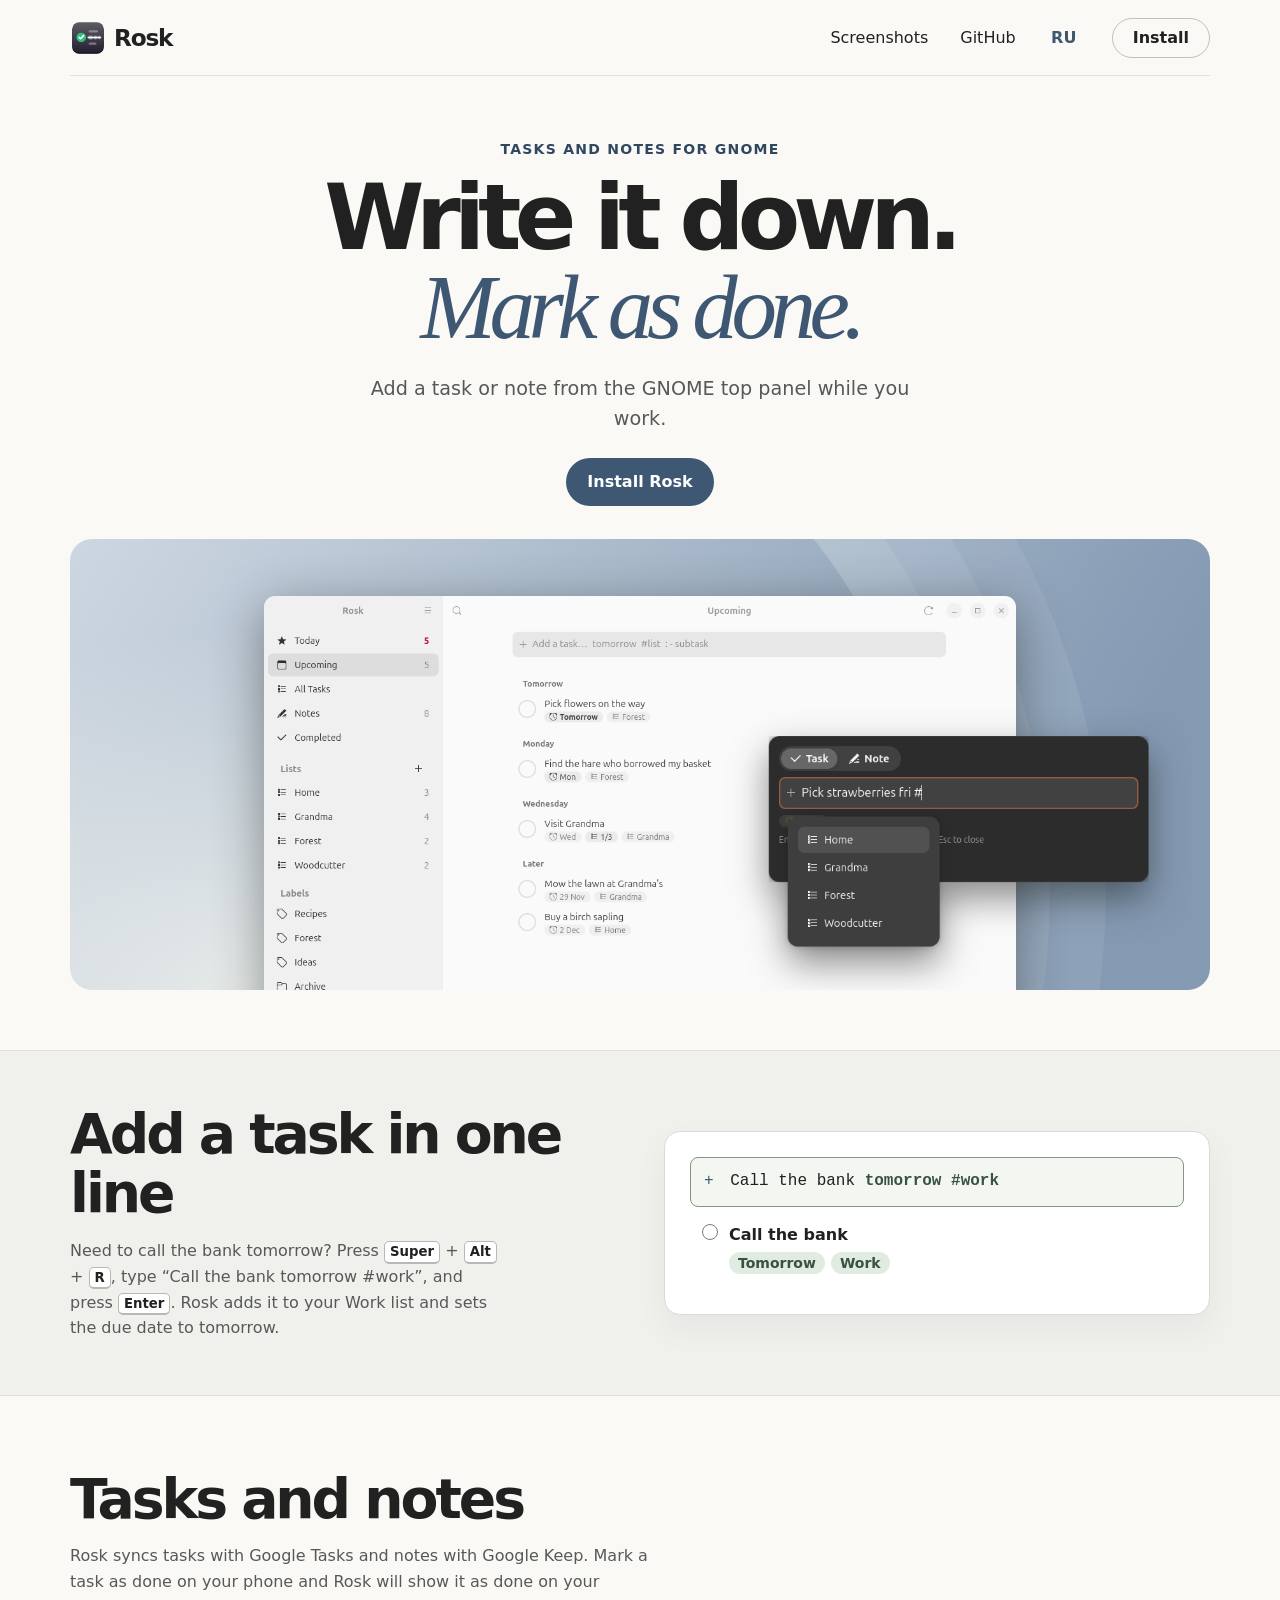
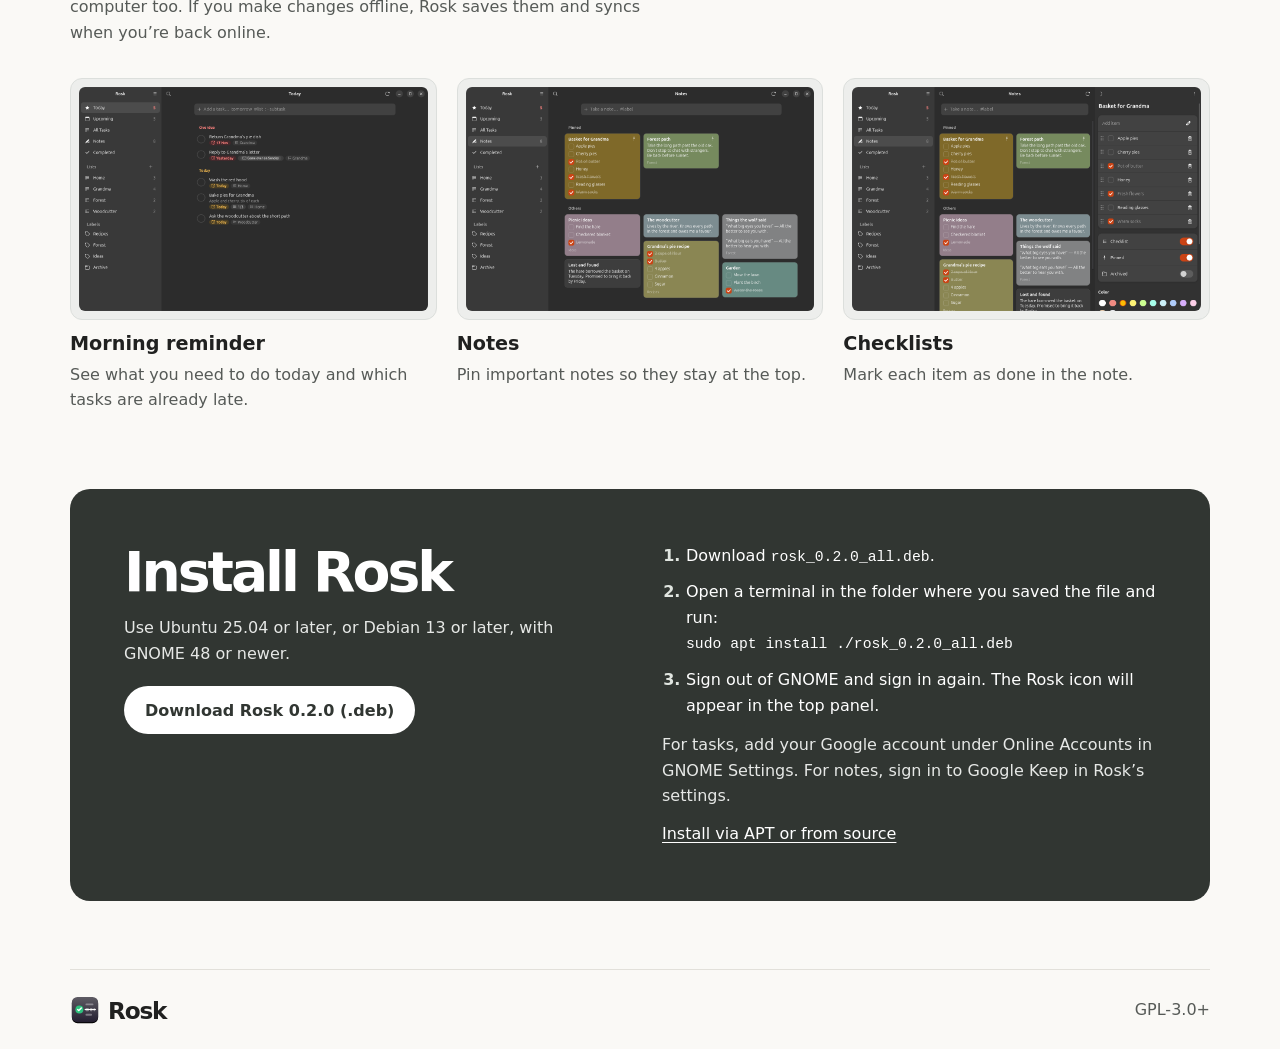
<file: index.html>
<!doctype html>
<html lang="en">
<head>
  <meta charset="utf-8">
  <meta name="viewport" content="width=device-width, initial-scale=1">
  <meta name="description" content="Add tasks and notes from the GNOME top panel. See what’s due each morning and sync with Google Tasks and Google Keep.">
  <meta name="theme-color" content="#faf9f6">
  <title>Rosk — Tasks and notes for GNOME</title>
  <link rel="canonical" href="https://miamibc.github.io/rosk/">
  <link rel="alternate" hreflang="en" href="https://miamibc.github.io/rosk/">
  <link rel="alternate" hreflang="ru" href="https://miamibc.github.io/rosk/ru/">
  <link rel="alternate" hreflang="x-default" href="https://miamibc.github.io/rosk/">
  <link rel="icon" href="rosk-assets/rosk.svg" type="image/svg+xml">
  <link rel="stylesheet" href="rosk-assets/style.css">
  <script src="rosk-assets/site.js" defer></script>
</head>
<body>
  <header class="shell top">
    <a class="brand" href="./" aria-label="Rosk home"><img src="rosk-assets/rosk.svg" alt="" width="36" height="36">Rosk</a>
    <nav aria-label="Navigation">
      <a href="#screens">Screenshots</a>
      <a href="https://github.com/miamibc/rosk">GitHub</a>
      <a class="language" href="ru/" hreflang="ru" lang="ru" aria-label="Читать по-русски">RU</a>
      <a class="button outline" href="#install">Install</a>
    </nav>
  </header>

  <main>
    <section class="shell hero" aria-labelledby="hero-title">
      <div class="hero-copy">
        <p class="eyebrow">Tasks and notes for GNOME</p>
        <h1 id="hero-title">Write it down.<br><em>Mark as done.</em></h1>
        <p class="lede">Add a task or note from the GNOME top panel while you work.</p>
        <a class="button primary" href="#install">Install Rosk</a>
      </div>
      <div class="hero-visual">
        <img class="main-shot" src="rosk-assets/upcoming-light.png" alt="Upcoming tasks in Rosk, light theme" width="1180" height="760">
        <img class="quick-shot" src="rosk-assets/quick-add.png" alt="The task entry window suggests which list to use" width="531" height="342">
      </div>
    </section>

    <section class="capture" aria-labelledby="capture-title">
      <div class="shell capture-inner">
        <div>
          <h2 id="capture-title">Add a task in one line</h2>
          <p>Need to call the bank tomorrow? Press <kbd>Super</kbd> + <kbd>Alt</kbd> + <kbd>R</kbd>, type “Call the bank tomorrow #work”, and press <kbd>Enter</kbd>. Rosk adds it to your Work list and sets the due date to tomorrow.</p>
        </div>
        <div class="example">
          <p class="example-input"><span aria-hidden="true">+</span> Call the bank <strong>tomorrow</strong> <strong>#work</strong></p>
          <div class="example-result">
            <span class="check-ring" aria-hidden="true"></span>
            <div>Call the bank<div class="labels"><span>Tomorrow</span><span>Work</span></div></div>
          </div>
        </div>
      </div>
    </section>

    <section class="shell screens" id="screens" aria-labelledby="screens-title">
      <h2 id="screens-title">Tasks and notes</h2>
      <p class="section-lede">Rosk syncs tasks with Google Tasks and notes with Google Keep. Mark a task as done on your phone and Rosk will show it as done on your computer too. If you make changes offline, Rosk saves them and syncs when you’re back online.</p>
      <div class="gallery">
        <figure>
          <a class="screenshot" href="rosk-assets/today.png" aria-label="Enlarge the Today screenshot"><img src="rosk-assets/today.png" alt="Today’s tasks and overdue items in dark mode" width="1180" height="760" loading="lazy"></a>
          <figcaption><h3>Morning reminder</h3><p>See what you need to do today and which tasks are already late.</p></figcaption>
        </figure>
        <figure>
          <a class="screenshot" href="rosk-assets/notes.png" aria-label="Enlarge the notes screenshot"><img src="rosk-assets/notes.png" alt="A grid of color-coded and pinned notes in dark mode" width="1180" height="760" loading="lazy"></a>
          <figcaption><h3>Notes</h3><p>Pin important notes so they stay at the top.</p></figcaption>
        </figure>
        <figure>
          <a class="screenshot" href="rosk-assets/note-editor.png" aria-label="Enlarge the checklist editor screenshot"><img src="rosk-assets/note-editor.png" alt="Note editor with a checklist" width="1180" height="760" loading="lazy"></a>
          <figcaption><h3>Checklists</h3><p>Mark each item as done in the note.</p></figcaption>
        </figure>
      </div>
    </section>

    <section class="shell install" id="install" aria-labelledby="install-title">
      <div class="install-card">
        <div>
          <h2 id="install-title">Install Rosk</h2>
          <p>Use Ubuntu 25.04 or later, or Debian 13 or later, with GNOME 48 or newer.</p>
          <a class="button primary" data-release-download href="https://github.com/miamibc/rosk/releases/download/v0.2.0/rosk_0.2.0_all.deb"><span>Download Rosk <span data-release-version>0.2.0</span> (.deb)</span></a>
        </div>
        <div>
          <ol class="steps">
            <li>Download <code data-release-file>rosk_0.2.0_all.deb</code>.</li>
            <li>Open a terminal in the folder where you saved the file and run:<br><code>sudo apt install ./<span data-release-file>rosk_0.2.0_all.deb</span></code></li>
            <li>Sign out of GNOME and sign in again. The Rosk icon will appear in the top panel.</li>
          </ol>
          <p class="setup">For tasks, add your Google account under Online Accounts in GNOME Settings. For notes, sign in to Google Keep in Rosk’s settings.</p>
          <a class="text-link" href="https://github.com/miamibc/rosk/blob/master/README.md#install">Install via APT or from source</a>
        </div>
      </div>
    </section>
  </main>

  <footer class="shell footer">
    <a class="brand" href="./"><img src="rosk-assets/rosk.svg" alt="" width="30" height="30">Rosk</a>
    <a href="https://github.com/miamibc/rosk/blob/master/LICENSE">GPL-3.0+</a>
  </footer>

  <dialog class="lightbox" aria-label="Rosk screenshot">
    <form method="dialog"><button type="submit" aria-label="Close screenshot">×</button></form>
    <img alt="">
  </dialog>
</body>
</html>
</file>
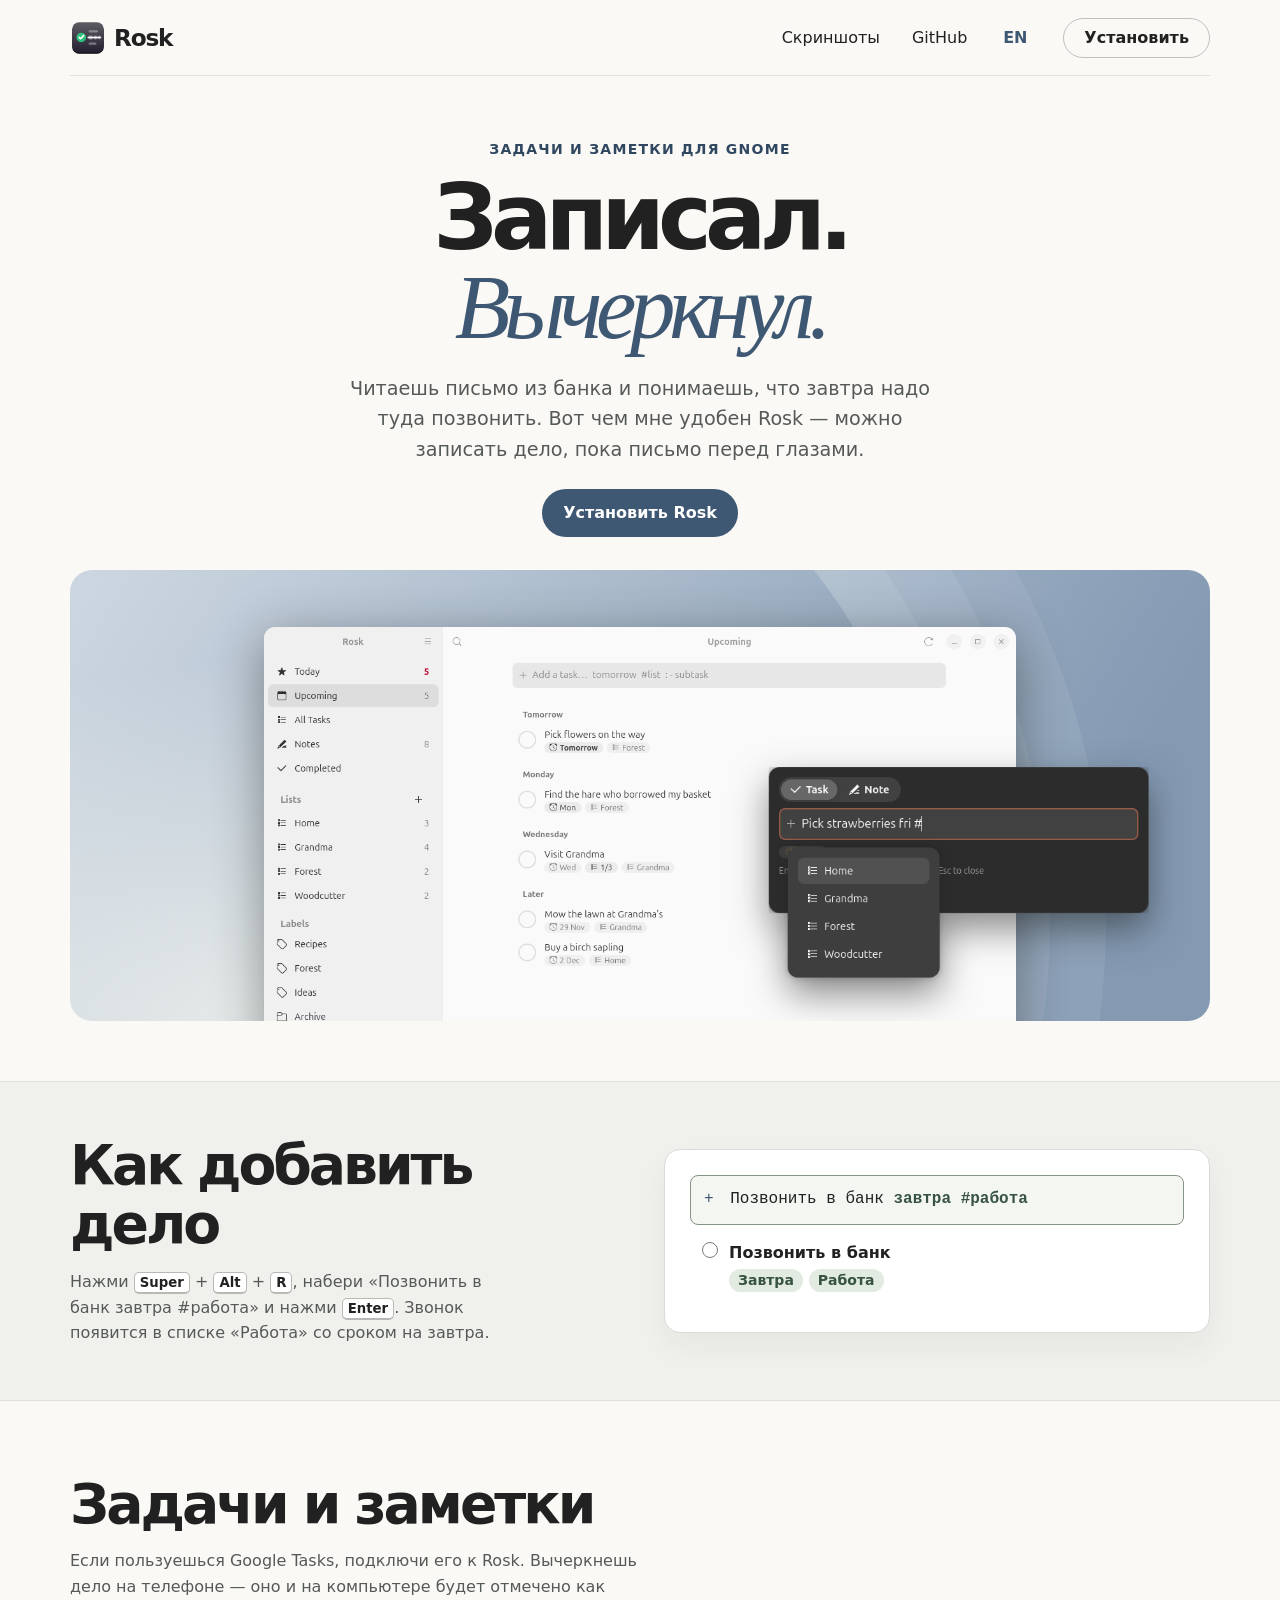
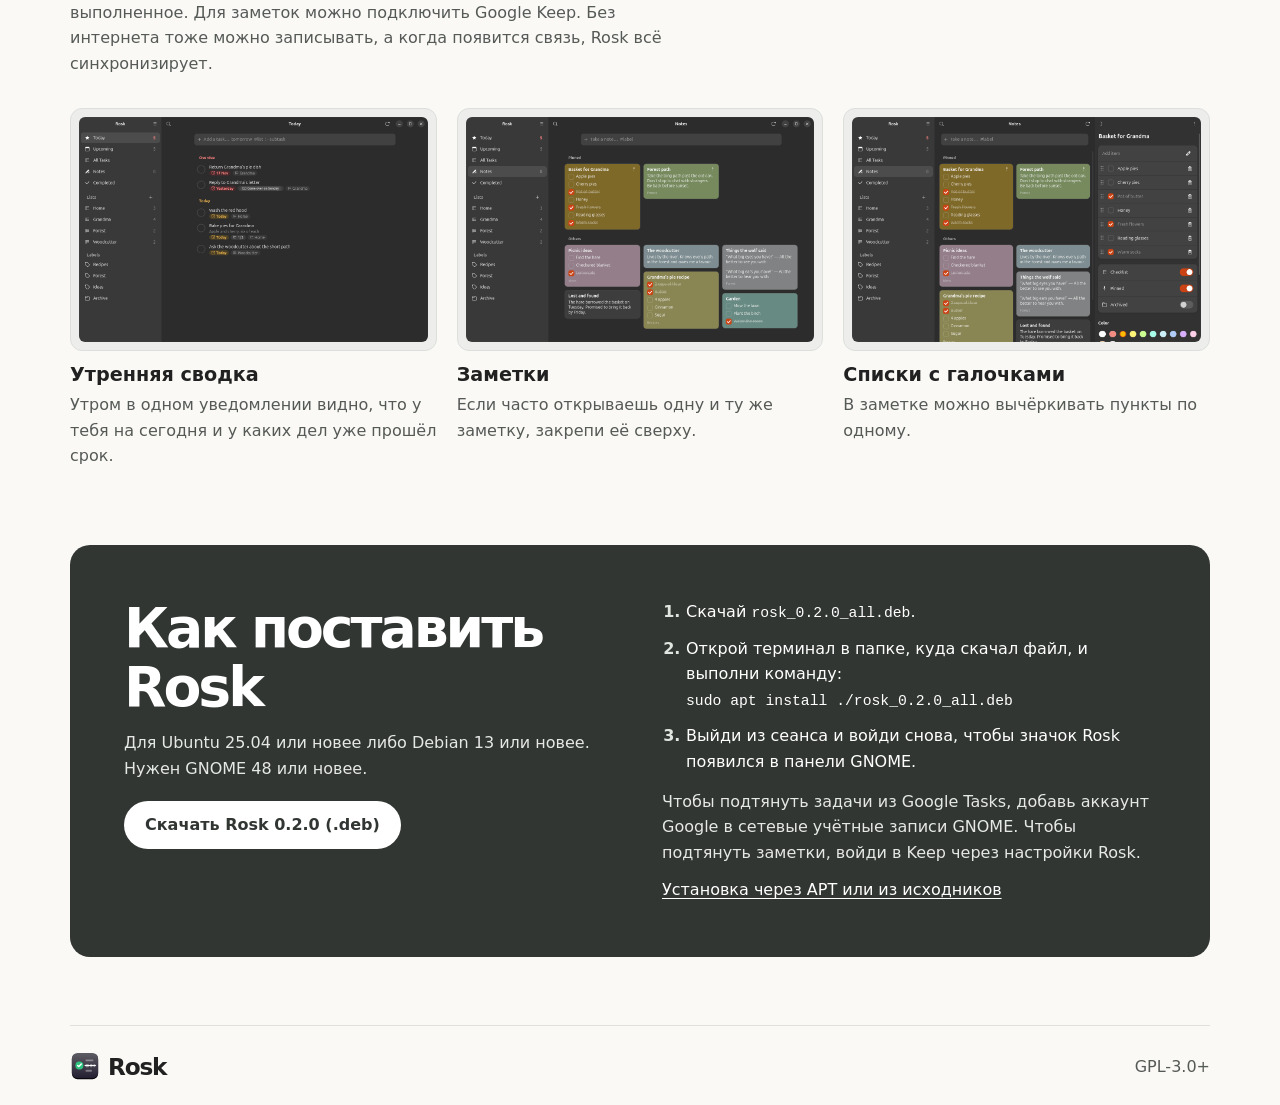
<file: ru/index.html>
<!doctype html>
<html lang="ru">
<head>
  <meta charset="utf-8">
  <meta name="viewport" content="width=device-width, initial-scale=1">
  <meta name="description" content="Записал. Вычеркнул. Rosk — задачи и заметки для GNOME с быстрым вводом, утренней сводкой и синхронизацией с Google.">
  <meta name="theme-color" content="#faf9f6">
  <title>Rosk — задачи и заметки для GNOME</title>
  <link rel="canonical" href="https://miamibc.github.io/rosk/ru/">
  <link rel="alternate" hreflang="en" href="https://miamibc.github.io/rosk/">
  <link rel="alternate" hreflang="ru" href="https://miamibc.github.io/rosk/ru/">
  <link rel="alternate" hreflang="x-default" href="https://miamibc.github.io/rosk/">
  <link rel="icon" href="../rosk-assets/rosk.svg" type="image/svg+xml">
  <link rel="stylesheet" href="../rosk-assets/style.css">
  <script src="../rosk-assets/site.js" defer></script>
</head>
<body>
  <header class="shell top">
    <a class="brand" href="./" aria-label="Rosk, главная"><img src="../rosk-assets/rosk.svg" alt="" width="36" height="36">Rosk</a>
    <nav aria-label="Навигация">
      <a href="#screens">Скриншоты</a>
      <a href="https://github.com/miamibc/rosk">GitHub</a>
      <a class="language" href="../" hreflang="en" lang="en" aria-label="Read in English">EN</a>
      <a class="button outline" href="#install">Установить</a>
    </nav>
  </header>

  <main>
    <section class="shell hero" aria-labelledby="hero-title">
      <div class="hero-copy">
        <p class="eyebrow">Задачи и заметки для GNOME</p>
        <h1 id="hero-title">Записал.<br><em>Вычеркнул.</em></h1>
        <p class="lede">Читаешь письмо из банка и понимаешь, что завтра надо туда позвонить. Вот чем мне удобен Rosk — можно записать дело, пока письмо перед глазами.</p>
        <a class="button primary" href="#install">Установить Rosk</a>
      </div>
      <div class="hero-visual">
        <img class="main-shot" src="../rosk-assets/upcoming-light.png" alt="Окно Rosk с предстоящими задачами в светлой теме" width="1180" height="760">
        <img class="quick-shot" src="../rosk-assets/quick-add.png" alt="Окно быстрого ввода с подсказками списков" width="531" height="342">
      </div>
    </section>

    <section class="capture" aria-labelledby="capture-title">
      <div class="shell capture-inner">
        <div>
          <h2 id="capture-title">Как добавить дело</h2>
          <p>Нажми <kbd>Super</kbd> + <kbd>Alt</kbd> + <kbd>R</kbd>, набери «Позвонить в банк завтра #работа» и нажми <kbd>Enter</kbd>. Звонок появится в списке «Работа» со сроком на завтра.</p>
        </div>
        <div class="example">
          <p class="example-input"><span aria-hidden="true">+</span> Позвонить в банк <strong>завтра</strong> <strong>#работа</strong></p>
          <div class="example-result">
            <span class="check-ring" aria-hidden="true"></span>
            <div>Позвонить в банк<div class="labels"><span>Завтра</span><span>Работа</span></div></div>
          </div>
        </div>
      </div>
    </section>

    <section class="shell screens" id="screens" aria-labelledby="screens-title">
      <h2 id="screens-title">Задачи и заметки</h2>
      <p class="section-lede">Если пользуешься Google Tasks, подключи его к Rosk. Вычеркнешь дело на телефоне — оно и на компьютере будет отмечено как выполненное. Для заметок можно подключить Google Keep. Без интернета тоже можно записывать, а когда появится связь, Rosk всё синхронизирует.</p>
      <div class="gallery">
        <figure>
          <a class="screenshot" href="../rosk-assets/today.png" aria-label="Увеличить скриншот задач на сегодня"><img src="../rosk-assets/today.png" alt="Задачи на сегодня и просроченные задачи в тёмной теме" width="1180" height="760" loading="lazy"></a>
          <figcaption><h3>Утренняя сводка</h3><p>Утром в одном уведомлении видно, что у тебя на сегодня и у каких дел уже прошёл срок.</p></figcaption>
        </figure>
        <figure>
          <a class="screenshot" href="../rosk-assets/notes.png" aria-label="Увеличить скриншот заметок"><img src="../rosk-assets/notes.png" alt="Сетка цветных и закреплённых заметок в тёмной теме" width="1180" height="760" loading="lazy"></a>
          <figcaption><h3>Заметки</h3><p>Если часто открываешь одну и ту же заметку, закрепи её сверху.</p></figcaption>
        </figure>
        <figure>
          <a class="screenshot" href="../rosk-assets/note-editor.png" aria-label="Увеличить скриншот редактора списка"><img src="../rosk-assets/note-editor.png" alt="Редактор заметки со списком и флажками" width="1180" height="760" loading="lazy"></a>
          <figcaption><h3>Списки с галочками</h3><p>В заметке можно вычёркивать пункты по одному.</p></figcaption>
        </figure>
      </div>
    </section>

    <section class="shell install" id="install" aria-labelledby="install-title">
      <div class="install-card">
        <div>
          <h2 id="install-title">Как поставить Rosk</h2>
          <p>Для Ubuntu 25.04 или новее либо Debian 13 или новее. Нужен GNOME 48 или новее.</p>
          <a class="button primary" data-release-download href="https://github.com/miamibc/rosk/releases/download/v0.2.0/rosk_0.2.0_all.deb"><span>Скачать Rosk <span data-release-version>0.2.0</span> (.deb)</span></a>
        </div>
        <div>
          <ol class="steps">
            <li>Скачай <code data-release-file>rosk_0.2.0_all.deb</code>.</li>
            <li>Открой терминал в папке, куда скачал файл, и выполни команду:<br><code>sudo apt install ./<span data-release-file>rosk_0.2.0_all.deb</span></code></li>
            <li>Выйди из сеанса и войди снова, чтобы значок Rosk появился в панели GNOME.</li>
          </ol>
          <p class="setup">Чтобы подтянуть задачи из Google Tasks, добавь аккаунт Google в сетевые учётные записи GNOME. Чтобы подтянуть заметки, войди в Keep через настройки Rosk.</p>
          <a class="text-link" href="https://github.com/miamibc/rosk/blob/master/README.ru.md#установка">Установка через APT или из исходников</a>
        </div>
      </div>
    </section>
  </main>

  <footer class="shell footer">
    <a class="brand" href="./"><img src="../rosk-assets/rosk.svg" alt="" width="30" height="30">Rosk</a>
    <a href="https://github.com/miamibc/rosk/blob/master/LICENSE">GPL-3.0+</a>
  </footer>

  <dialog class="lightbox" aria-label="Скриншот Rosk">
    <form method="dialog"><button type="submit" aria-label="Закрыть скриншот">×</button></form>
    <img alt="">
  </dialog>
</body>
</html>
</file>
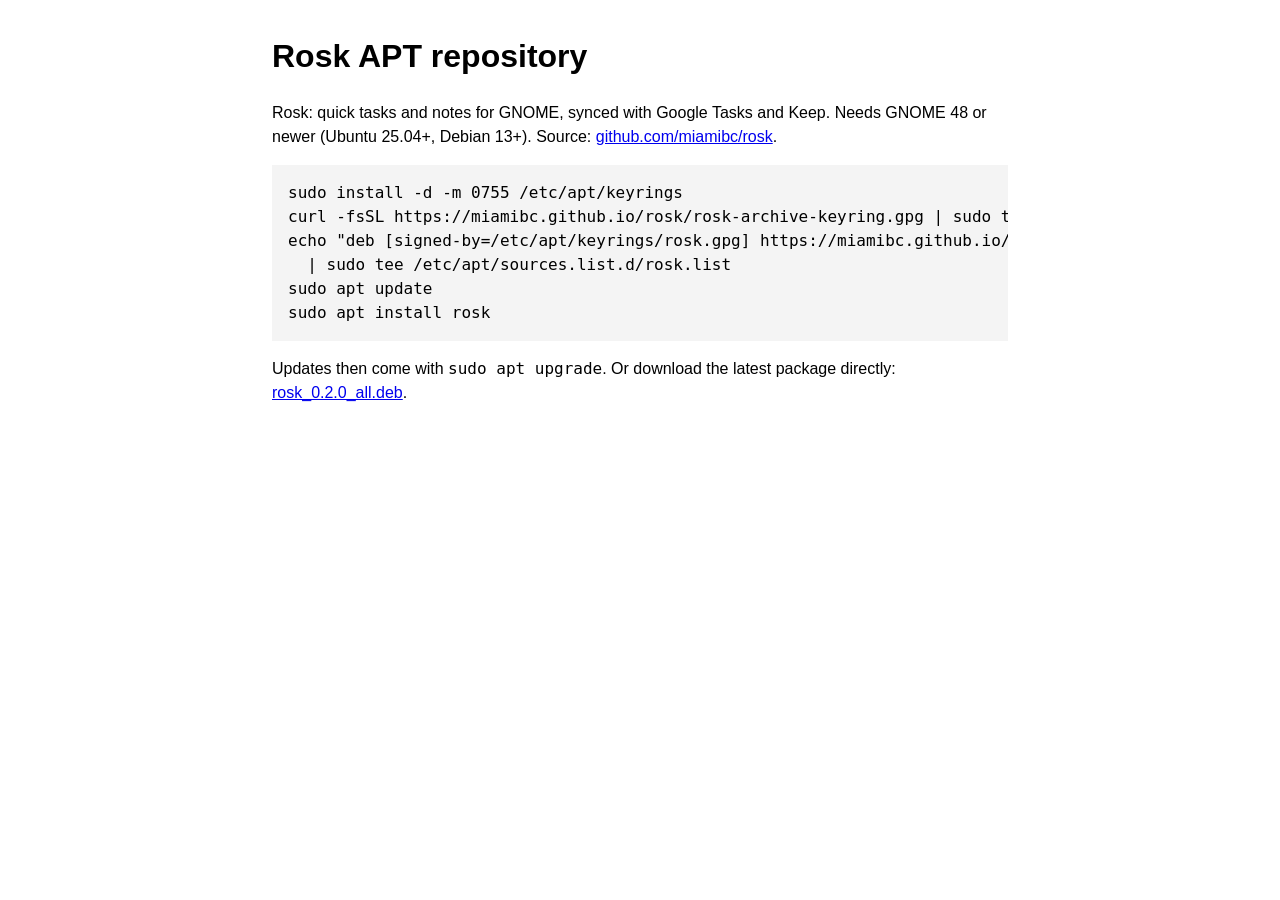
<file: apt.html>
<!DOCTYPE html>
<html lang="en">
<meta charset="utf-8">
<title>Rosk APT repository</title>
<style>body{font:16px/1.5 sans-serif;max-width:46em;margin:2em auto;padding:0 1em}
pre{background:#f4f4f4;padding:1em;overflow-x:auto}</style>
<h1>Rosk APT repository</h1>
<p>Rosk: quick tasks and notes for GNOME, synced with Google Tasks and Keep.
Needs GNOME 48 or newer (Ubuntu 25.04+, Debian 13+).
Source: <a href="https://github.com/miamibc/rosk">github.com/miamibc/rosk</a>.</p>
<pre>sudo install -d -m 0755 /etc/apt/keyrings
curl -fsSL https://miamibc.github.io/rosk/rosk-archive-keyring.gpg | sudo tee /etc/apt/keyrings/rosk.gpg &gt;/dev/null
echo "deb [signed-by=/etc/apt/keyrings/rosk.gpg] https://miamibc.github.io/rosk stable main" \
  | sudo tee /etc/apt/sources.list.d/rosk.list
sudo apt update
sudo apt install rosk</pre>
<p>Updates then come with <code>sudo apt upgrade</code>.
Or download the latest package directly: <a href="pool/main/r/rosk/rosk_0.2.0_all.deb">rosk_0.2.0_all.deb</a>.</p>
</html>
</file>
<file: rosk-assets/style.css>
:root {
  color-scheme: light;
  --ink: #202120;
  --muted: #565a57;
  --paper: #faf9f6;
  --line: #e2e0da;
  --accent: #3e5873;
  --accent-deep: #304760;
  font: 16px/1.6 system-ui, sans-serif;
}

* { box-sizing: border-box; }
html { scroll-behavior: smooth; }
body { margin: 0; color: var(--ink); background: var(--paper); }
img { display: block; max-width: 100%; height: auto; }
a { color: inherit; }
a:focus-visible, button:focus-visible { outline: 3px solid var(--accent); outline-offset: 4px; }
h1, h2, h3, p, figure { margin: 0; }
h1, h2, h3 { line-height: 1.06; }
h2 { font-size: clamp(2rem, 4.6vw, 3.45rem); letter-spacing: -.055em; }
.shell { width: min(1140px, calc(100% - 88px)); margin-inline: auto; }

.top, .footer { display: flex; justify-content: space-between; align-items: center; gap: 20px; }
.top { min-height: 76px; border-bottom: 1px solid var(--line); }
.brand { display: inline-flex; align-items: center; gap: 8px; font-weight: 800; font-size: 1.45rem; letter-spacing: -.05em; text-decoration: none; }
nav { display: flex; align-items: center; gap: clamp(12px, 3vw, 32px); }
nav a, .footer a { text-decoration: none; }
nav a:hover, .footer a:hover { color: var(--accent); }
.language {
  display: inline-grid;
  place-items: center;
  min-width: 32px;
  min-height: 40px;
  color: var(--accent);
  font-weight: 700;
}

.button {
  display: inline-flex;
  align-items: center;
  justify-content: center;
  min-height: 48px;
  padding: 10px 20px;
  border: 1px solid transparent;
  border-radius: 999px;
  font-weight: 700;
  text-align: center;
  text-decoration: none;
}
.top .button { min-height: 40px; padding-block: 5px; }
.outline { border-color: #bfc2bf; }
.outline:hover { border-color: var(--accent); color: var(--accent); }
.primary { background: var(--accent); color: white; }
.primary:hover { background: var(--accent-deep); }

.eyebrow {
  color: var(--accent-deep);
  font-size: .875rem;
  font-weight: 750;
  text-transform: uppercase;
  letter-spacing: .09em;
  margin-bottom: 14px;
}
.hero { padding-block: 62px 60px; }
.hero-copy { text-align: center; }
.hero h1 {
  font-size: clamp(2.8rem, 7.1vw, 6.65rem);
  letter-spacing: -.076em;
  line-height: .97;
  text-wrap: balance;
}
.hero h1 em {
  color: var(--accent);
  font-family: Georgia, serif;
  font-weight: 400;
  letter-spacing: -.07em;
}
.lede { color: var(--muted); font-size: clamp(1rem, 1.8vw, 1.2rem); max-width: 48ch; margin: 22px auto 0; }
.hero-copy .button { margin-top: 23px; }
.hero-visual {
  position: relative;
  isolation: isolate;
  overflow: hidden;
  margin-top: 33px;
  border-radius: 22px;
  min-height: 0;
  padding: 5% 17% 0;
  background:
    radial-gradient(ellipse at 23% 105%, #eef0ed 0, transparent 58%),
    linear-gradient(122deg, #cdd7e1, #849ab3 84%);
}
.hero-visual::before {
  position: absolute;
  z-index: -1;
  inset: -48% auto auto -24%;
  width: 100%;
  aspect-ratio: 1;
  border: 1px solid #ffffff45;
  border-radius: 50%;
  box-shadow: 0 0 0 56px #ffffff15, 0 0 0 112px #ffffff14, 0 0 0 168px #ffffff12;
  content: "";
}
.main-shot {
  width: 100%;
  border-radius: 11px;
  margin-bottom: -12%;
  box-shadow: 0 12px 50px #171b1870;
}
.quick-shot { position: absolute; width: 34%; bottom: 1%; right: 5%; filter: drop-shadow(0 16px 18px #181b1880); }

.capture { background: #f0f1ed; border-block: 1px solid var(--line); }
.capture-inner { display: grid; grid-template-columns: 1fr 1fr; gap: 48px; align-items: center; padding-block: 54px; }
.capture-inner > div:first-child > p:last-child { color: var(--muted); max-width: 42ch; margin-top: 16px; }
kbd { display: inline-block; padding: 0 5px; border: 1px solid #b5bab5; border-bottom-width: 2px; border-radius: 5px; font: 650 .83em/1.45 system-ui, sans-serif; color: var(--ink); background: #fff; }
.example { background: white; border: 1px solid #d8dbd8; border-radius: 16px; padding: clamp(14px, 2.5vw, 25px); box-shadow: 0 14px 32px #2227220d; }
.example-input {
  padding: 11px 13px;
  border: 1px solid #849485;
  border-radius: 8px;
  background: #f3f6f1;
  font: 500 clamp(.83rem, 1.4vw, 1rem)/1.6 ui-monospace, monospace;
}
.example-input > span { margin-right: 7px; color: var(--accent); }
.example-input strong { color: #385342; }
.example-result { display: flex; gap: 11px; padding: 15px 12px; font-weight: 680; align-items: baseline; }
.check-ring { width: 16px; height: 16px; border-radius: 50%; border: 1.5px solid #757e76; flex: 0 0 auto; }
.labels { display: flex; gap: 6px; margin-top: 4px; }
.labels span { font-size: .875rem; border-radius: 999px; color: #385342; background: #e1ebe1; padding: 0 9px; }

.screens { padding-block: 74px 72px; }
.section-lede { color: var(--muted); max-width: 60ch; margin-block: 15px 32px; }
.gallery { display: grid; grid-template-columns: repeat(3, minmax(0, 1fr)); gap: 20px; }
.gallery figure { min-width: 0; }
.screenshot { display: block; border: 1px solid #dcdfdc; border-radius: 12px; padding: 8px; overflow: hidden; cursor: zoom-in; background: #edeeec; }
.screenshot img { width: 100%; border-radius: 6px; transition: transform .2s ease; }
.screenshot:hover img { transform: scale(1.02); }
figcaption { padding-block: 14px 4px; }
figcaption h3 { font-size: 1.2rem; }
figcaption p { color: var(--muted); margin-top: 7px; }

.install { padding-bottom: 68px; }
.install-card {
  display: grid;
  grid-template-columns: 1fr 1fr;
  gap: 44px;
  padding: clamp(22px, 4.5vw, 54px);
  border-radius: 20px;
  color: #fff;
  background: #313632;
}
.install-card .eyebrow { color: #e1e6e2; }
.install-card p:not(.eyebrow) { color: #e6e8e6; margin-top: 14px; }
.install-card .button { margin-top: 20px; background: white; color: #313632; }
.install-card .button:hover { background: #e6ebe6; }
.install-card a:focus-visible { outline-color: white; }
.steps { padding-left: 24px; margin: 0; }
.steps li + li { margin-top: 10px; }
.steps li::marker { color: #e0e5e0; font-weight: 750; }
code { font-size: .92em; overflow-wrap: anywhere; }
.text-link { display: inline-block; margin-top: 12px; text-underline-offset: 3px; }
.footer { justify-content: flex-start; padding-block: 22px; border-top: 1px solid var(--line); color: var(--muted); flex-wrap: wrap; }
.footer .brand { margin-right: auto; color: var(--ink); }
.lightbox { border: 0; padding: 0; background: transparent; max-width: 94vw; max-height: 94dvh; }
.lightbox::backdrop { background: #161916e8; }
.lightbox img { max-height: min(82dvh, 760px); object-fit: contain; margin-inline: auto; }
.lightbox form { text-align: right; padding: 6px; }
.lightbox button { cursor: pointer; border: 0; border-radius: 50%; width: 40px; height: 40px; font: 1.5rem/1 system-ui; color: var(--ink); background: white; }

@media (max-width: 850px) {
  .shell { width: calc(100% - 48px); }
  .hero { padding-block: 47px; }
  .hero-visual { padding-inline: 11%; }
  .capture-inner { gap: 26px; }
}
@media (max-width: 680px) {
  .shell { width: calc(100% - 32px); }
  .top { min-height: 62px; gap: 8px; }
  nav a[href="#screens"] { display: none; }
  nav { gap: 9px; font-size: .875rem; }
  .top .button { padding-inline: 11px; }
  .hero { padding-block: 40px; }
  .hero h1 { font-size: clamp(2.45rem, 8.8vw, 3.75rem); }
  .hero-visual { border-radius: 14px; padding-inline: 8%; }
  .quick-shot { width: 42%; right: 3%; }
  .capture-inner, .gallery, .install-card { grid-template-columns: 1fr; }
  .capture-inner { padding-block: 38px; }
  .gallery, .install-card { gap: 24px; }
  .screens { padding-block: 47px; }
  .install { padding-bottom: 44px; }
}
@media (prefers-reduced-motion: reduce) {
  html { scroll-behavior: auto; }
  .screenshot img { transition: none; }
}
</file>
